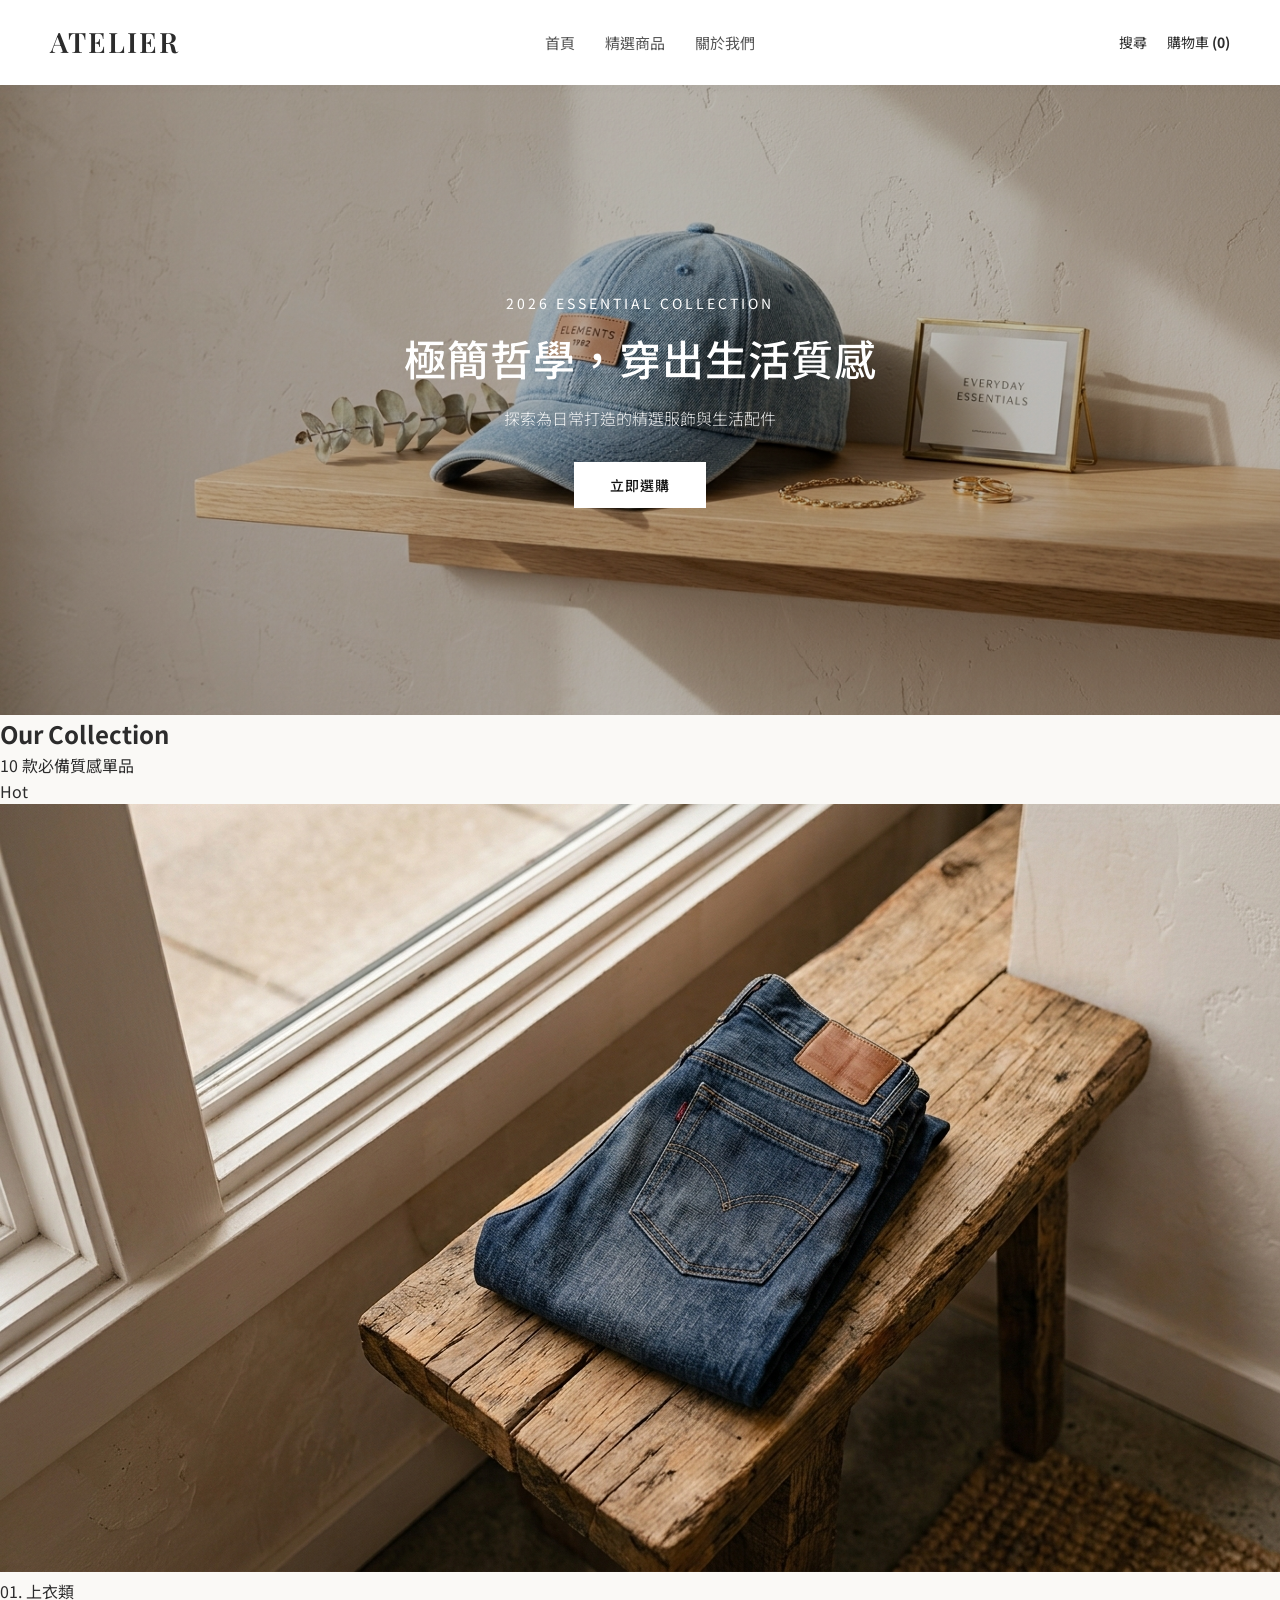
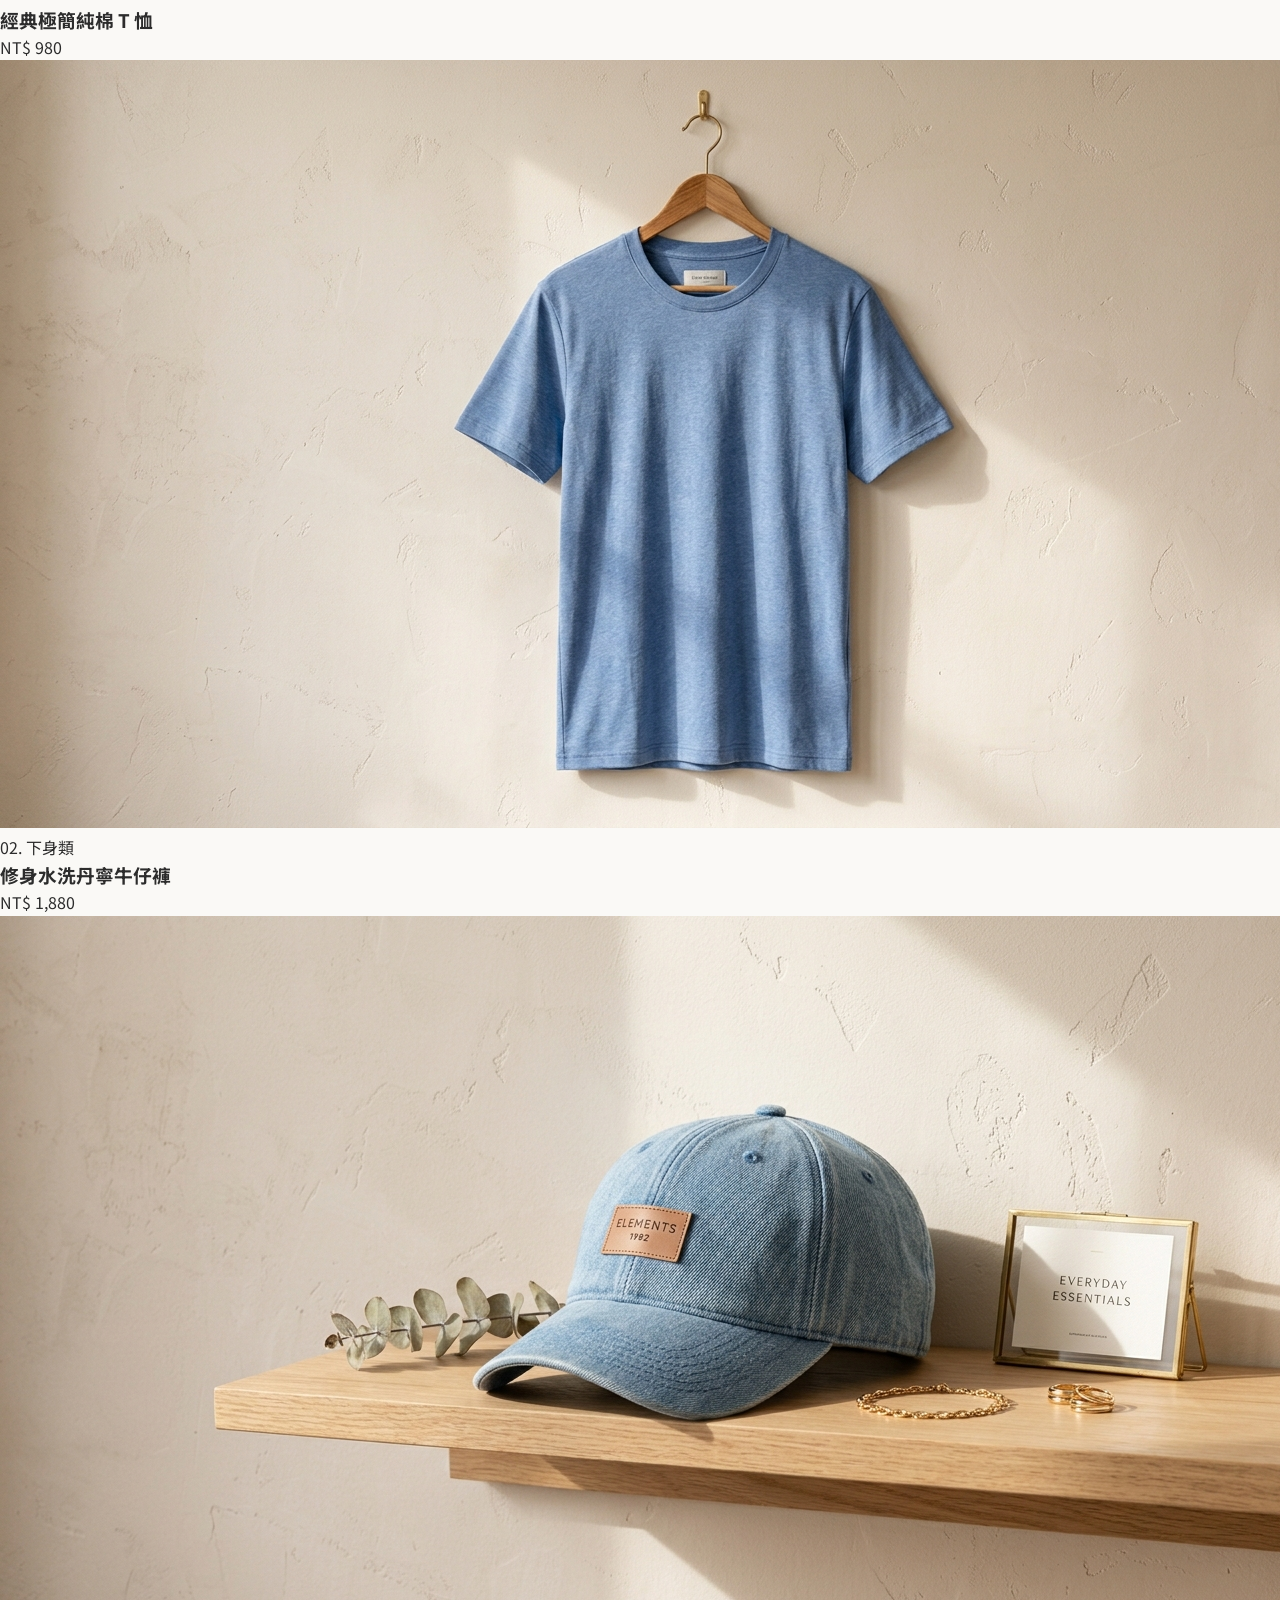
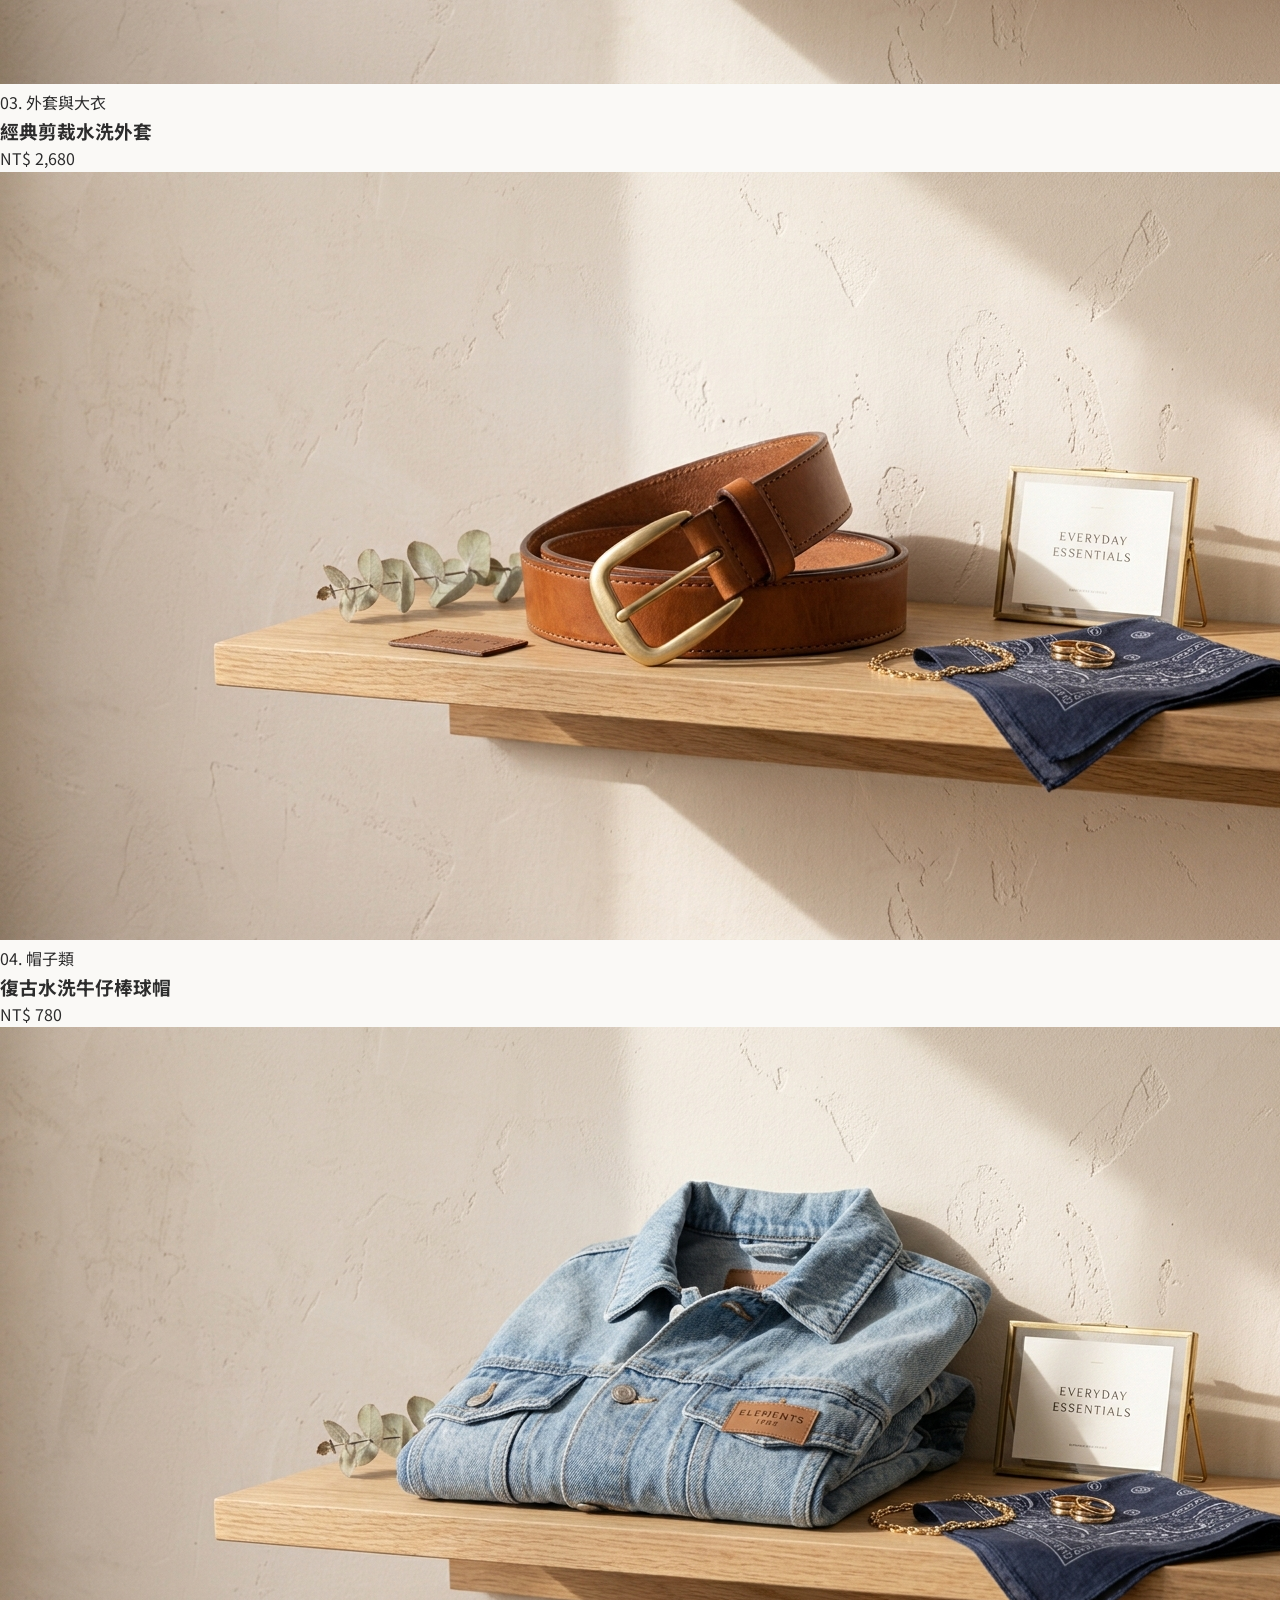
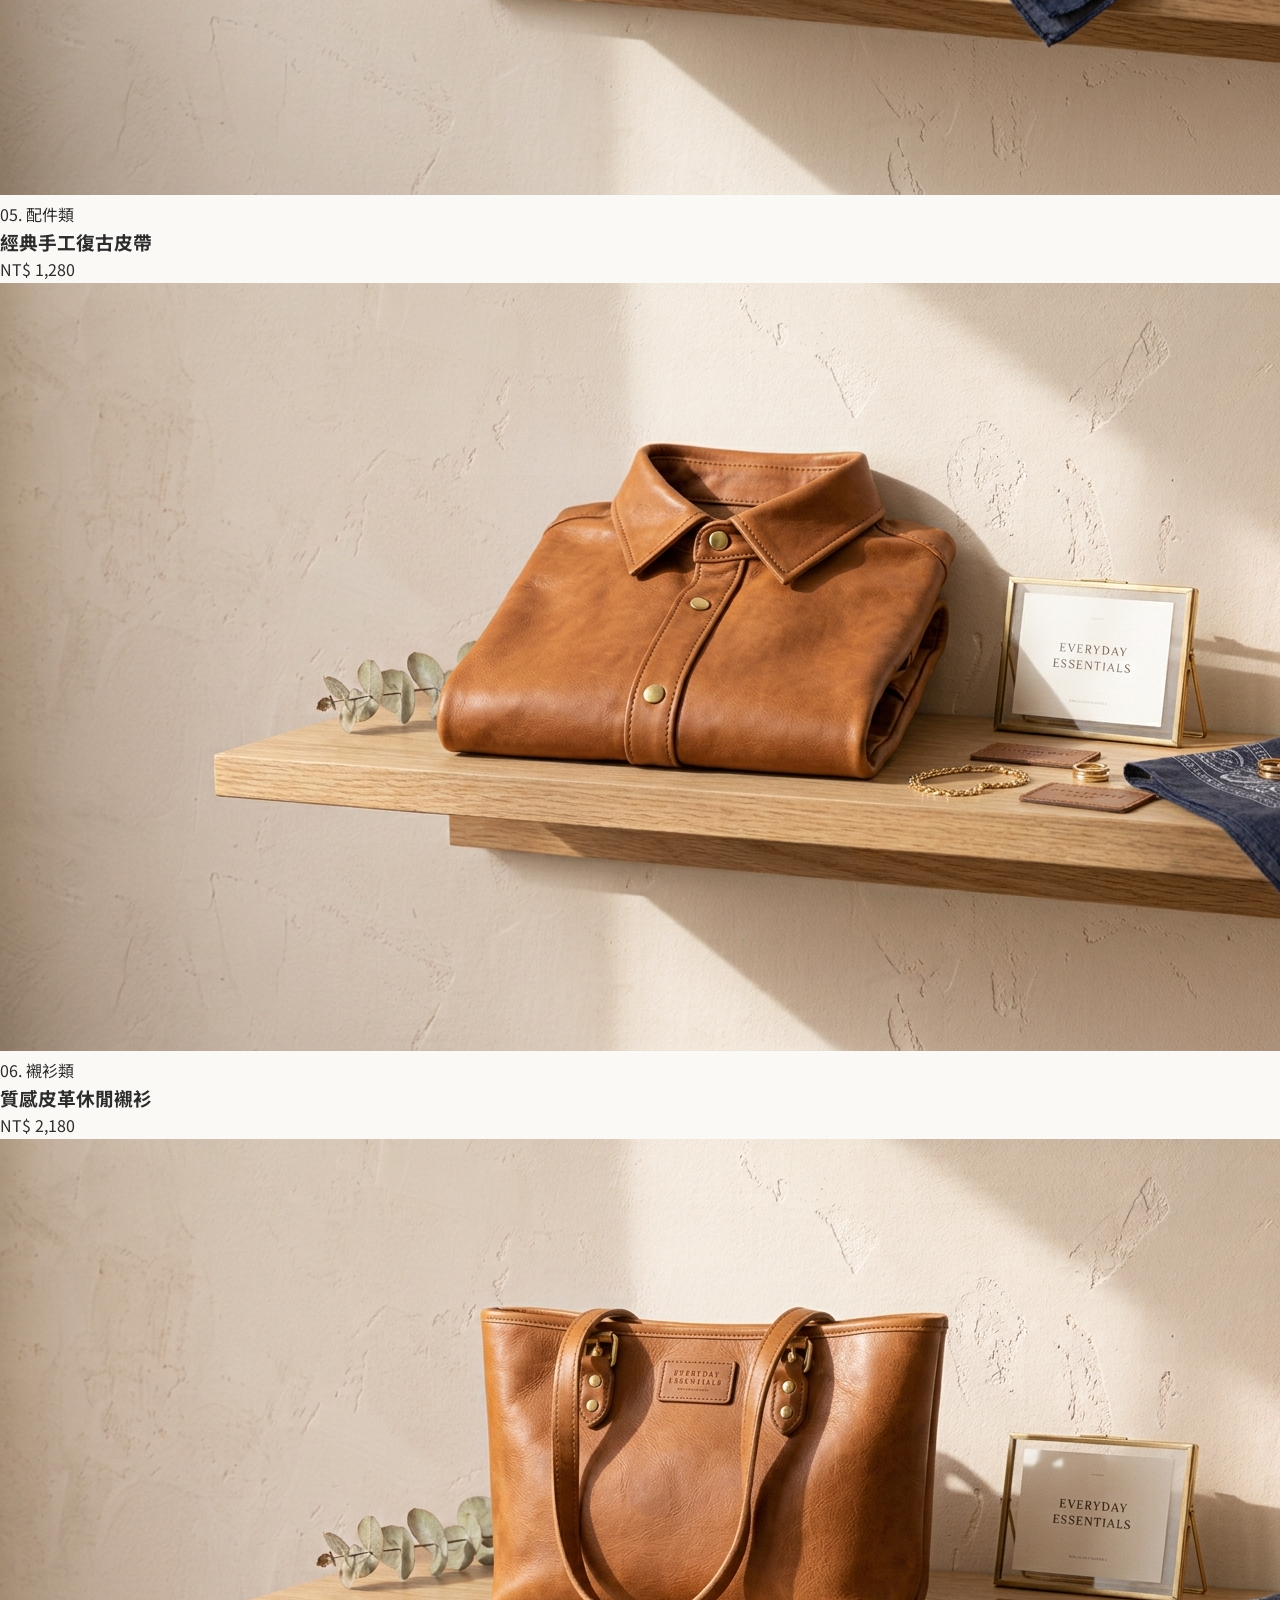
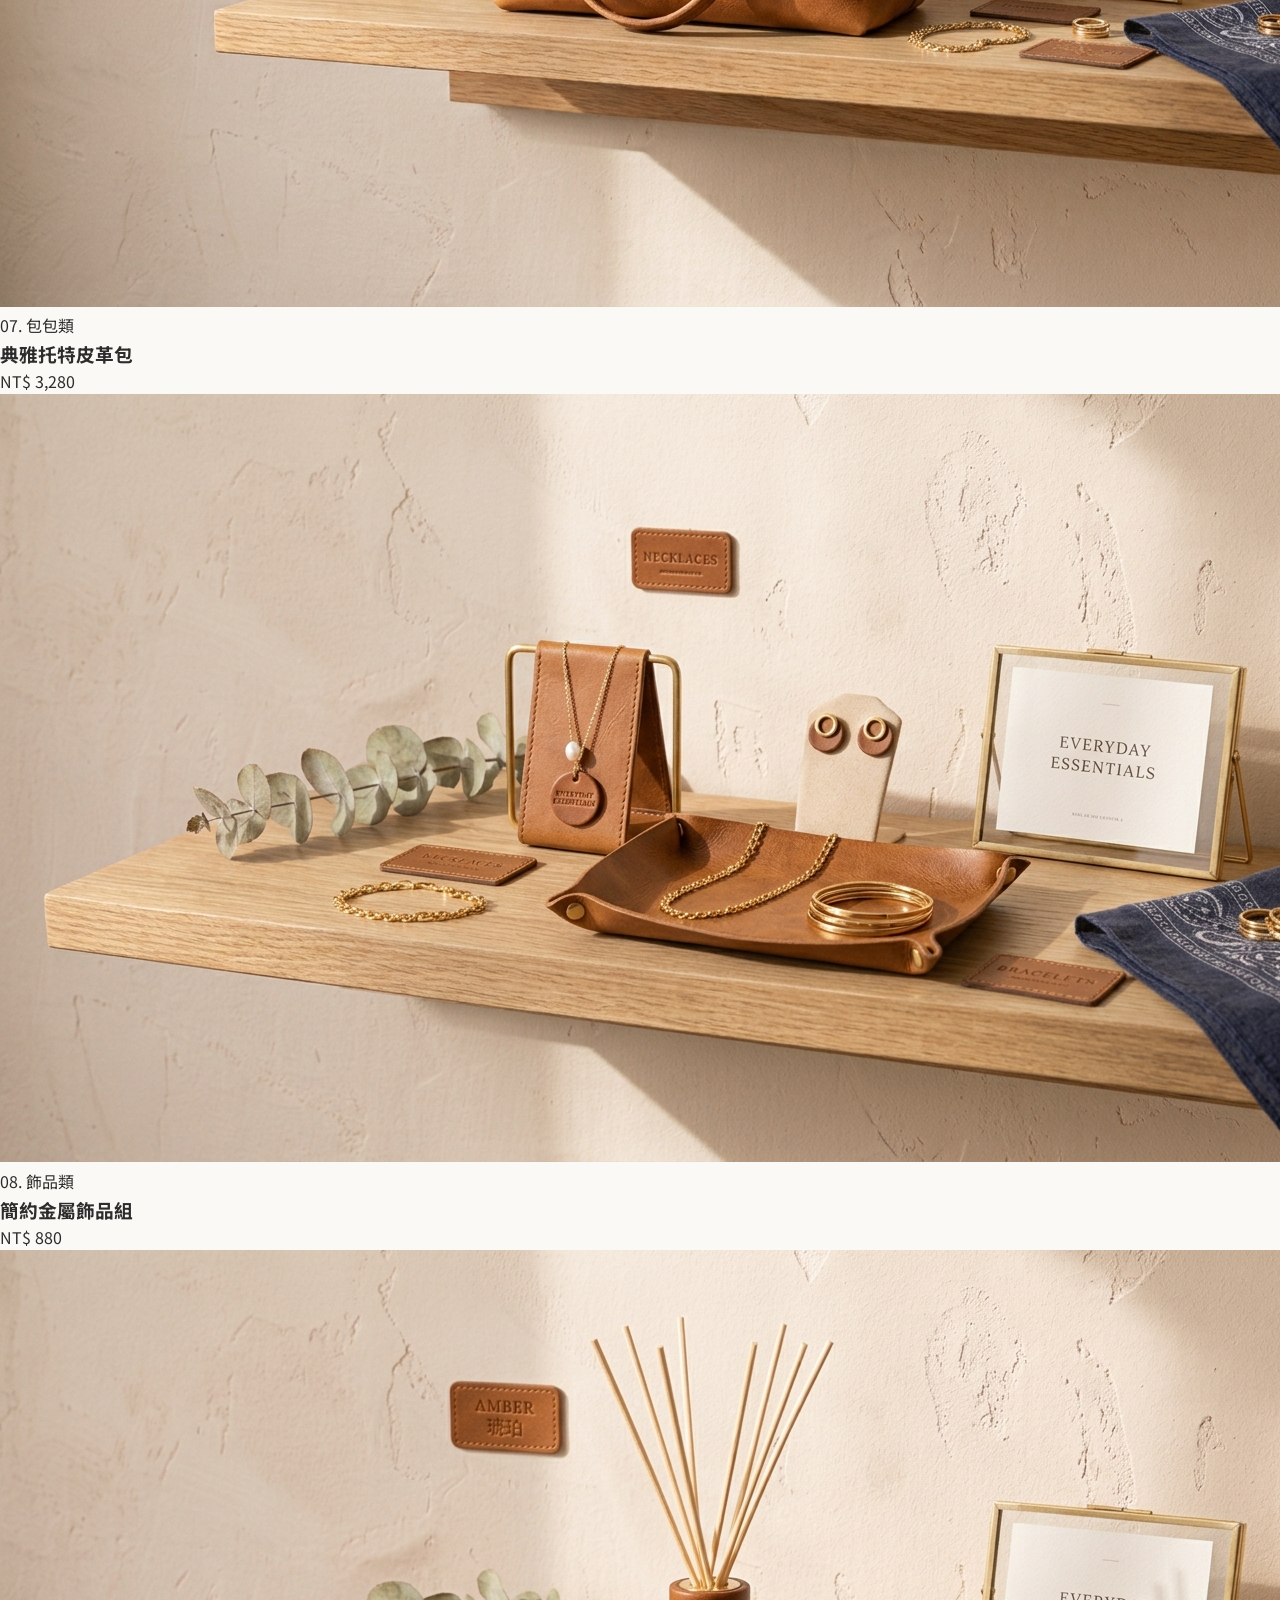
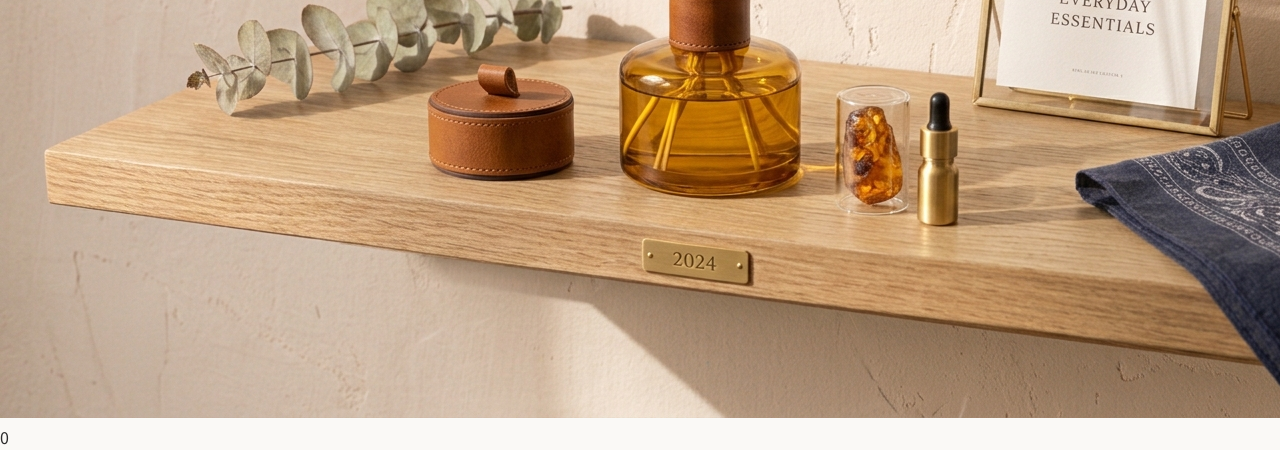
<file: bbcom/index.html>
<!DOCTYPE html>
<html lang="zh-TW">
<head>
    <meta charset="UTF-8">
    <meta name="viewport" content="width=device-width, initial-scale=1.0">
    <title>ATELIER | 質感服飾選品店</title>
    <link rel="stylesheet" href="style.css">
    <!-- Google Fonts -->
    <link rel="preconnect" href="https://fonts.googleapis.com">
    <link rel="preconnect" href="https://fonts.gstatic.com" crossorigin>
    <link href="https://fonts.googleapis.com/css2?family=Noto+Sans+TC:wght@300;400;500;700&family=Playfair+Display:ital,wght@0,400;0,600;1,400&display=swap" rel="stylesheet">
</head>
<body>

    <!-- 導覽列 Navigation -->
    <header class="navbar">
        <div class="logo">ATELIER</div>
        <nav>
            <ul class="nav-links">
                <li><a href="#hero">首頁</a></li>
                <li><a href="#products">精選商品</a></li>
                <li><a href="#about">關於我們</a></li>
            </ul>
        </nav>
        <div class="nav-icons">
            <a href="#" class="icon-btn">搜尋</a>
            <a href="#" class="icon-btn">購物車 <span class="cart-count">(0)</span></a>
        </div>
    </header>

    <!-- 主視覺 Banner -->
    <section id="hero" class="hero-section">
        <div class="hero-content">
            <p class="subtitle">2026 Essential Collection</p>
            <h1>極簡哲學，穿出生活質感</h1>
            <p class="description">探索為日常打造的精選服飾與生活配件</p>
            <a href="#products" class="btn-primary">立即選購</a>
        </div>
    </section>

    <!-- 商品列表 Section -->
    <section id="products" class="container">
        <div class="section-title">
            <h2>Our Collection</h2>
            <p>10 款必備質感單品</p>
        </div>

        <div class="product-grid">

            <!-- 01. 上衣類 -->
            <div class="product-card">
                <div class="product-image">
                    <span class="tag">Hot</span>
                    <img src="images/01.jpg" alt="01. 經典極簡純棉T恤">
                </div>
                <div class="product-info">
                    <span class="category">01. 上衣類</span>
                    <h3 class="product-name">經典極簡純棉 T 恤</h3>
                    <p class="price">NT$ 980</p>
                </div>
            </div>

            <!-- 02. 下身類 -->
            <div class="product-card">
                <div class="product-image">
                    <img src="images/02.jpg" alt="02. 修身水洗丹寧牛仔褲">
                </div>
                <div class="product-info">
                    <span class="category">02. 下身類</span>
                    <h3 class="product-name">修身水洗丹寧牛仔褲</h3>
                    <p class="price">NT$ 1,880</p>
                </div>
            </div>

            <!-- 03. 外套與大衣 -->
            <div class="product-card">
                <div class="product-image">
                    <img src="images/03.jpg" alt="03. 經典剪裁水洗外套">
                </div>
                <div class="product-info">
                    <span class="category">03. 外套與大衣</span>
                    <h3 class="product-name">經典剪裁水洗外套</h3>
                    <p class="price">NT$ 2,680</p>
                </div>
            </div>

            <!-- 04. 包包與手提袋 -->
            <div class="product-card">
                <div class="product-image">
                    <img src="images/04.jpg" alt="04. 復古水洗牛仔棒球帽">
                </div>
                <div class="product-info">
                    <span class="category">04. 帽子類</span>
                    <h3 class="product-name">復古水洗牛仔棒球帽</h3>
                    <p class="price">NT$ 780</p>
                </div>
            </div>

            <!-- 05. 鞋款 -->
            <div class="product-card">
                <div class="product-image">
                    <img src="images/05.jpg" alt="05. 經典手工復古皮帶">
                </div>
                <div class="product-info">
                    <span class="category">05. 配件類</span>
                    <h3 class="product-name">經典手工復古皮帶</h3>
                    <p class="price">NT$ 1,280</p>
                </div>
            </div>

            <!-- 06. 皮帶與腰帶 -->
            <div class="product-card">
                <div class="product-image">
                    <img src="images/06.jpg" alt="06. 質感皮革休閒襯衫">
                </div>
                <div class="product-info">
                    <span class="category">06. 襯衫類</span>
                    <h3 class="product-name">質感皮革休閒襯衫</h3>
                    <p class="price">NT$ 2,180</p>
                </div>
            </div>

            <!-- 07. 帽子 -->
            <div class="product-card">
                <div class="product-image">
                    <img src="images/07.jpg" alt="07. 典雅托特皮革包">
                </div>
                <div class="product-info">
                    <span class="category">07. 包包類</span>
                    <h3 class="product-name">典雅托特皮革包</h3>
                    <p class="price">NT$ 3,280</p>
                </div>
            </div>

            <!-- 08. 飾品 -->
            <div class="product-card">
                <div class="product-image">
                    <img src="images/08.jpg" alt="08. 簡約金屬飾品組">
                </div>
                <div class="product-info">
                    <span class="category">08. 飾品類</span>
                    <h3 class="product-name">簡約金屬飾品組</h3>
                    <p class="price">NT$ 880</p>
                </div>
            </div>

            <!-- 09. 襪子 -->
            <div class="product-card">
                <div class="product-image">
                    <img src="images/09.jpg" alt="09. 居家擴香瓶組">
                </div>
                <div class="product-info">
                    <span class="category">0
</file>
<file: bbcom/style.css>
/* ===================================
   全域基本設定 (Global Styles)
   =================================== */
* {
    margin: 0;
    padding: 0;
    box-sizing: border-box;
}

body {
    font-family: 'Noto Sans TC', sans-serif;
    background-color: #FAF9F6; /* 溫和奶白色背景 */
    color: #2C2C2C;
    line-height: 1.6;
}

a {
    text-decoration: none;
    color: inherit;
}

ul {
    list-style: none;
}

/* ===================================
   頁首與導覽列 (Navbar)
   =================================== */
.navbar {
    display: flex;
    justify-content: space-between;
    align-items: center;
    padding: 20px 50px;
    background-color: #FFFFFF;
    position: sticky;
    top: 0;
    z-index: 1000;
    box-shadow: 0 2px 10px rgba(0,0,0,0.03);
}

.logo {
    font-family: 'Playfair Display', serif;
    font-size: 28px;
    font-weight: 600;
    letter-spacing: 2px;
}

.nav-links {
    display: flex;
    gap: 30px;
}

.nav-links a {
    font-size: 15px;
    font-weight: 400;
    color: #555555;
    transition: color 0.3s ease;
}

.nav-links a:hover {
    color: #000000;
}

.nav-icons {
    display: flex;
    gap: 20px;
    font-size: 14px;
}

.cart-count {
    font-weight: 700;
}

/* ===================================
   主視覺 Banner (Hero Section)
   =================================== */
.hero-section {
    height: 70vh;
    background: linear-gradient(rgba(0,0,0,0.25), rgba(0,0,0,0.25)), url('images/03.jpg') center/cover no-repeat;
    display: flex;
    align-items: center;
    justify-content: center;
    text-align: center;
    color: #FFFFFF;
    padding: 0 20px;
}

.hero-content .subtitle {
    font-size: 14px;
    letter-spacing: 3px;
    text-transform: uppercase;
    margin-bottom: 10px;
}

.hero-content h1 {
    font-size: 42px;
    font-weight: 500;
    margin-bottom: 15px;
    letter-spacing: 1px;
}

.hero-content .description {
    font-size: 16px;
    font-weight: 300;
    margin-bottom: 30px;
    opacity: 0.9;
}

.btn-primary {
    display: inline-block;
    padding: 12px 36px;
    background-color: #FFFFFF;
    color: #111111;
    font-size: 14px;
    font-weight: 500;
    letter-spacing: 1px;
    transition: all 0.3s ease;
}

.btn-primary:hover {
    background-color: #111111;
    color: #FFFFFF;
}

/* ===================================
   商品列表 (Product Grid)
   =================================== */
.container {
</file>
